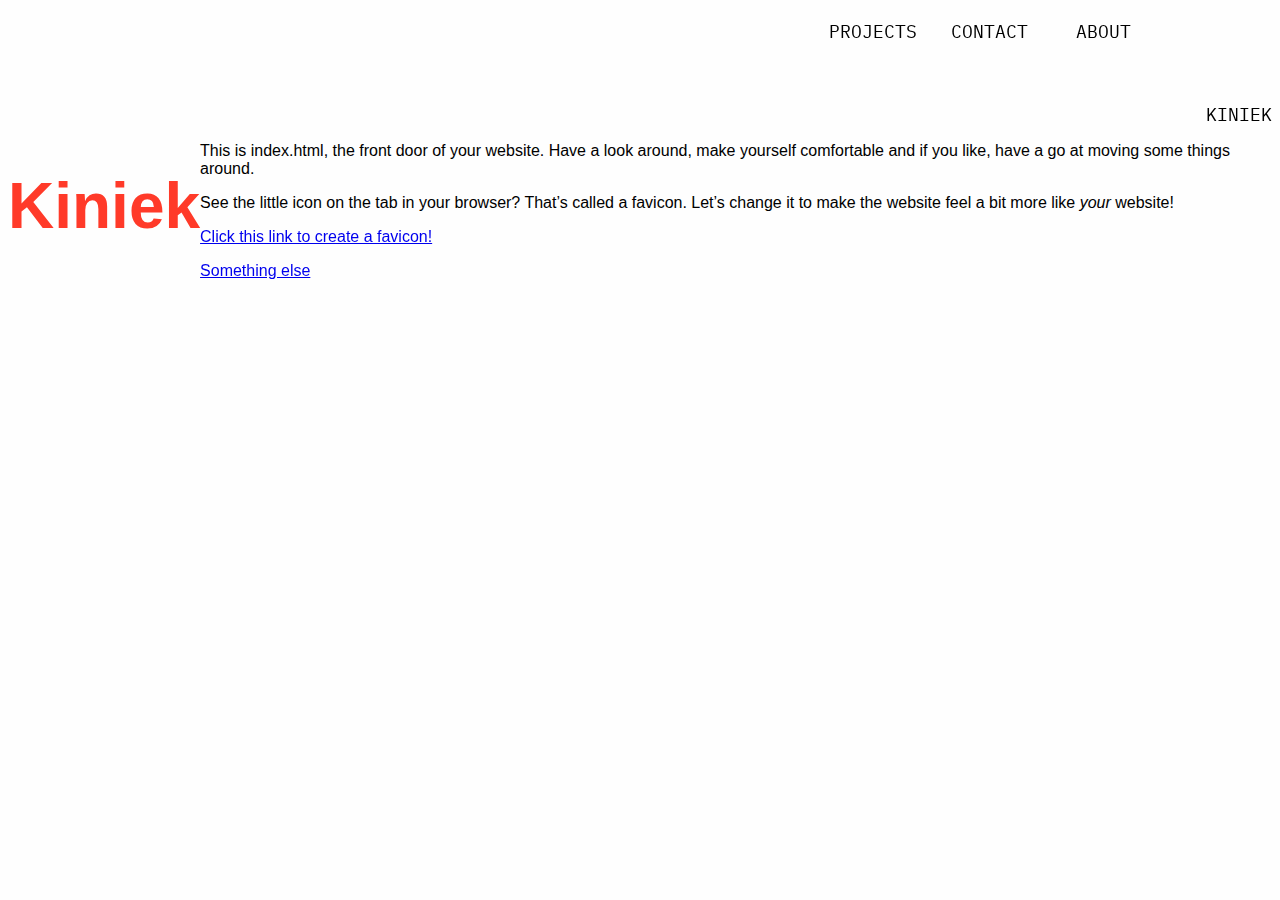
<file: index.html>
<!DOCTYPE html>
<html>
<head>
<link rel="stylesheet" href="style.css">
	<meta charset="UTF-8" />
	<title>KINIEK</title>

	<!-- this is where you link to your style sheet! If you remove this line, your page will still work but it will look a bit bare. -->
	<link rel="stylesheet" href="style.css">

	<link rel="preconnect" href="https://fonts.googleapis.com">
	<link rel="preconnect" href="https://fonts.gstatic.com" crossorigin>
	<link href="https://fonts.googleapis.com/css2?family=IBM+Plex+Mono:ital,wght@0,100;0,200;0,300;0,400;0,500;0,600;0,700;1,100;1,200;1,300;1,400;1,500;1,600;1,700&family=IBM+Plex+Sans:ital,wght@0,100..700;1,100..700&family=Rock+Salt&display=swap" rel="stylesheet">

	<!-- Your favicon is linked here! -->
	<link rel="icon" type="image/png" href="favicon-32x32.png"/>
</head>
<body>

	<div class="navigation-bar">
		<div class="index"><a href="./index.html">KINIEK</a></div>
		<div class="empty"></div>
		<div class="projects"><a href="./projects.html">PROJECTS</a></div>
		<div class="contact"><a href="mailto:kiniek.contact@gmail.com">CONTACT</a></div>
		<div class="about"><a href="./about.html">ABOUT</a></div>
	</div>

	<h1>Kiniek</h1>
	<p class="first_paragraph">This is index.html, the front door of your website. Have a look around, make yourself comfortable and if you like, have a go at moving some things around.</p1>
	<p>See the little icon on the tab in your browser? That’s called a favicon. Let’s change it to make the website feel a bit more like <i>your</i> website!</p>
	<p><a href="https://favicon.io/" target="_blank" rel="noopener noreferrer">Click this link to create a favicon!</a></p>
	<p>
		<a href="https://www.instagram.com/kiniek.visuals/">Something else</a>
	</p>
</body>
</html>
</file>
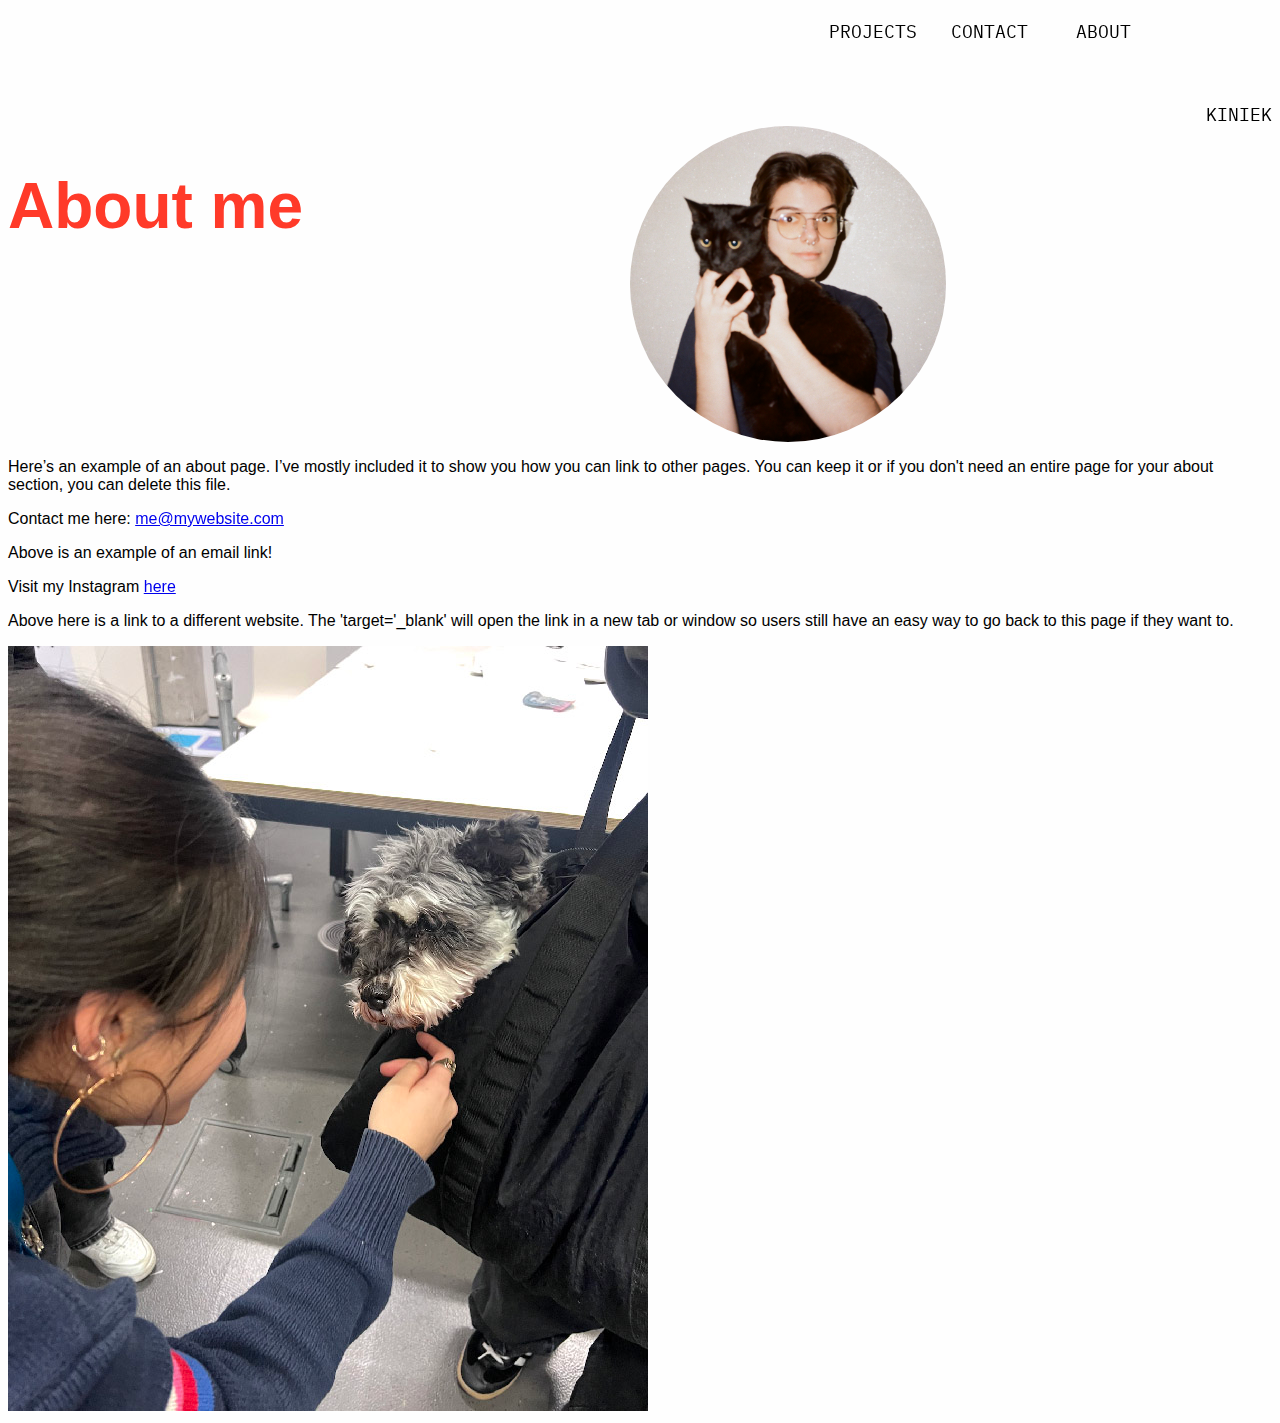
<file: about.html>
<!DOCTYPE html>
<html>
<head>
	<meta charset="UTF-8" />
	<title>About me</title>
	<link rel="stylesheet" href="style.css">

	<link rel="preconnect" href="https://fonts.googleapis.com">
	<link rel="preconnect" href="https://fonts.gstatic.com" crossorigin>
	<link href="https://fonts.googleapis.com/css2?family=IBM+Plex+Mono:ital,wght@0,100;0,200;0,300;0,400;0,500;0,600;0,700;1,100;1,200;1,300;1,400;1,500;1,600;1,700&family=IBM+Plex+Sans:ital,wght@0,100..700;1,100..700&family=Rock+Salt&display=swap" rel="stylesheet">

</head>
<body>

	<div class="navigation-bar">
		<div class="index"><a href="./index.html">KINIEK</a></div>
		<div class="empty"></div>
		<div class="projects"><a href="./projects.html">PROJECTS</a></div>
		<div class="contact"><a href="mailto:kiniek.contact@gmail.com">CONTACT</a></div>
		<div class="about"><a href="./about.html">ABOUT</a></div>
	</div>

	<h1>About me</h1>
	<img src="assets/me.webp" alt="Picture of Kiniek and his cat">
	<p>Here’s an example of an about page. I’ve mostly included it to show you how you can link to other pages. You can keep it or if you don't need an entire page for your about section, you can delete this file.</p>
	<p>Contact me here: <a href="mailto:me@mywebsite.com">me@mywebsite.com</a></p>
	<p>Above is an example of an email link!</p>
	<p>Visit my Instagram <a href="https://instagram.com/rifke.world" target='_blank'>here</a></p>
	<p>Above here is a link to a different website. The 'target='_blank' will open the link in a new tab or window so users still have an easy way to go back to this page if they want to.</p>
	<img src="./assets/toto-and-maria.jpg" alt="Toto and Maria" />
</body>
</html>
</file>
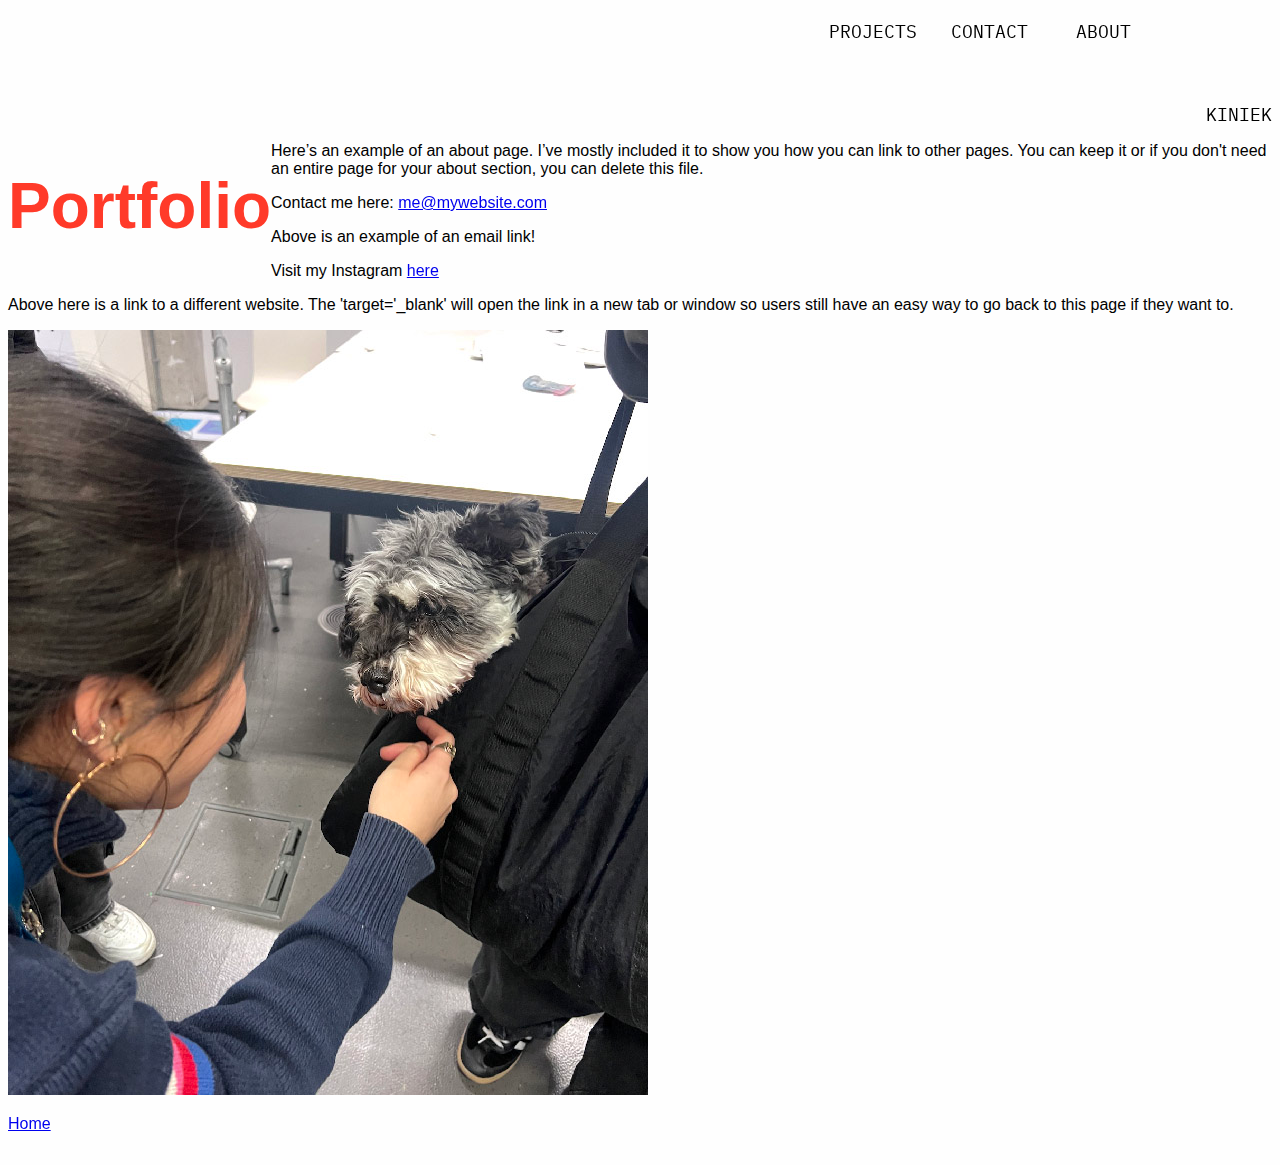
<file: portfolio.html>
<!DOCTYPE html>
<html>
<head>
	<meta charset="UTF-8" />
	<title>Portfolio</title>
    <link rel="stylesheet" href="style.css">
	
	<link rel="preconnect" href="https://fonts.googleapis.com">
	<link rel="preconnect" href="https://fonts.gstatic.com" crossorigin>
	<link href="https://fonts.googleapis.com/css2?family=IBM+Plex+Mono:ital,wght@0,100;0,200;0,300;0,400;0,500;0,600;0,700;1,100;1,200;1,300;1,400;1,500;1,600;1,700&family=IBM+Plex+Sans:ital,wght@0,100..700;1,100..700&family=Rock+Salt&display=swap" rel="stylesheet">

</head>
<body>

	<div class="navigation-bar">
		<div class="index"><a href="./index.html">KINIEK</a></div>
		<div class="empty"></div>
		<div class="projects"><a href="./projects.html">PROJECTS</a></div>
		<div class="contact"><a href="mailto:kiniek.contact@gmail.com">CONTACT</a></div>
		<div class="about"><a href="./about.html">ABOUT</a></div>
	</div>

	<h1>Portfolio</h1>
	<p>Here’s an example of an about page. I’ve mostly included it to show you how you can link to other pages. You can keep it or if you don't need an entire page for your about section, you can delete this file.</p>
	<p>Contact me here: <a href="mailto:me@mywebsite.com">me@mywebsite.com</a></p>
	<p>Above is an example of an email link!</p>
	<p>Visit my Instagram <a href="https://instagram.com/rifke.world" target='_blank'>here</a></p>
	<p>Above here is a link to a different website. The 'target='_blank' will open the link in a new tab or window so users still have an easy way to go back to this page if they want to.</p>
	<img src="./assets/toto-and-maria.jpg" alt="Toto and Maria" />
	<p>
		<a href="index.html">Home</a>
	</p>
</body>
</html>
</file>
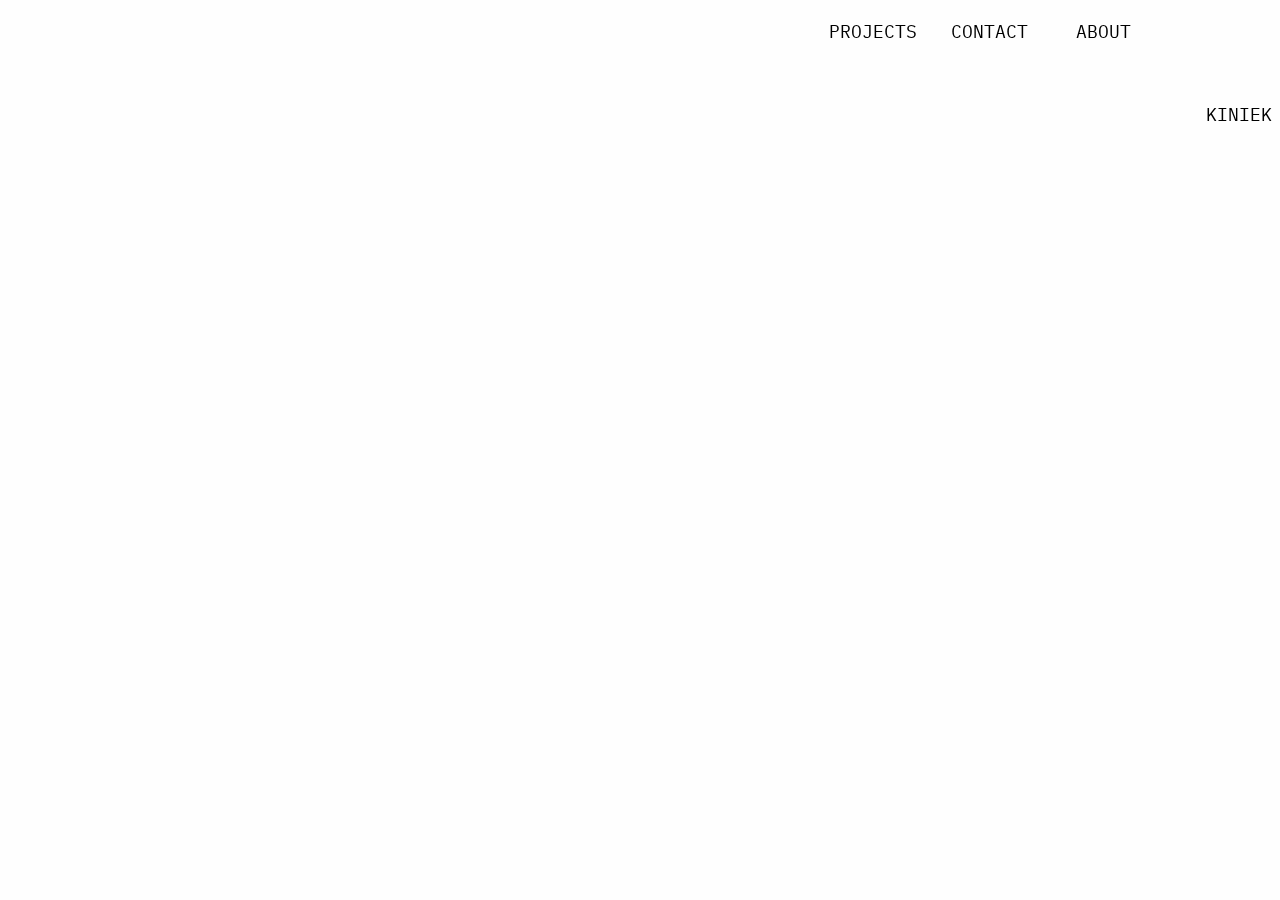
<file: projects.html>
<!DOCTYPE html>
<html>
<head>
	<meta charset="UTF-8" />
	<title>Portfolio</title>
    <link rel="stylesheet" href="style.css">
	
	<link rel="preconnect" href="https://fonts.googleapis.com">
	<link rel="preconnect" href="https://fonts.gstatic.com" crossorigin>
	<link href="https://fonts.googleapis.com/css2?family=IBM+Plex+Mono:ital,wght@0,100;0,200;0,300;0,400;0,500;0,600;0,700;1,100;1,200;1,300;1,400;1,500;1,600;1,700&family=IBM+Plex+Sans:ital,wght@0,100..700;1,100..700&family=Rock+Salt&display=swap" rel="stylesheet">

</head>
<body>

	<div class="navigation-bar">
		<div class="index"><a href="./index.html">KINIEK</a></div>
		<div class="empty"></div>
		<div class="projects"><a href="./projects.html">PROJECTS</a></div>
		<div class="contact"><a href="mailto:kiniek.contact@gmail.com">CONTACT</a></div>
		<div class="about"><a href="./about.html">ABOUT</a></div>
	</div>
		
</body>
 </html>
</file>
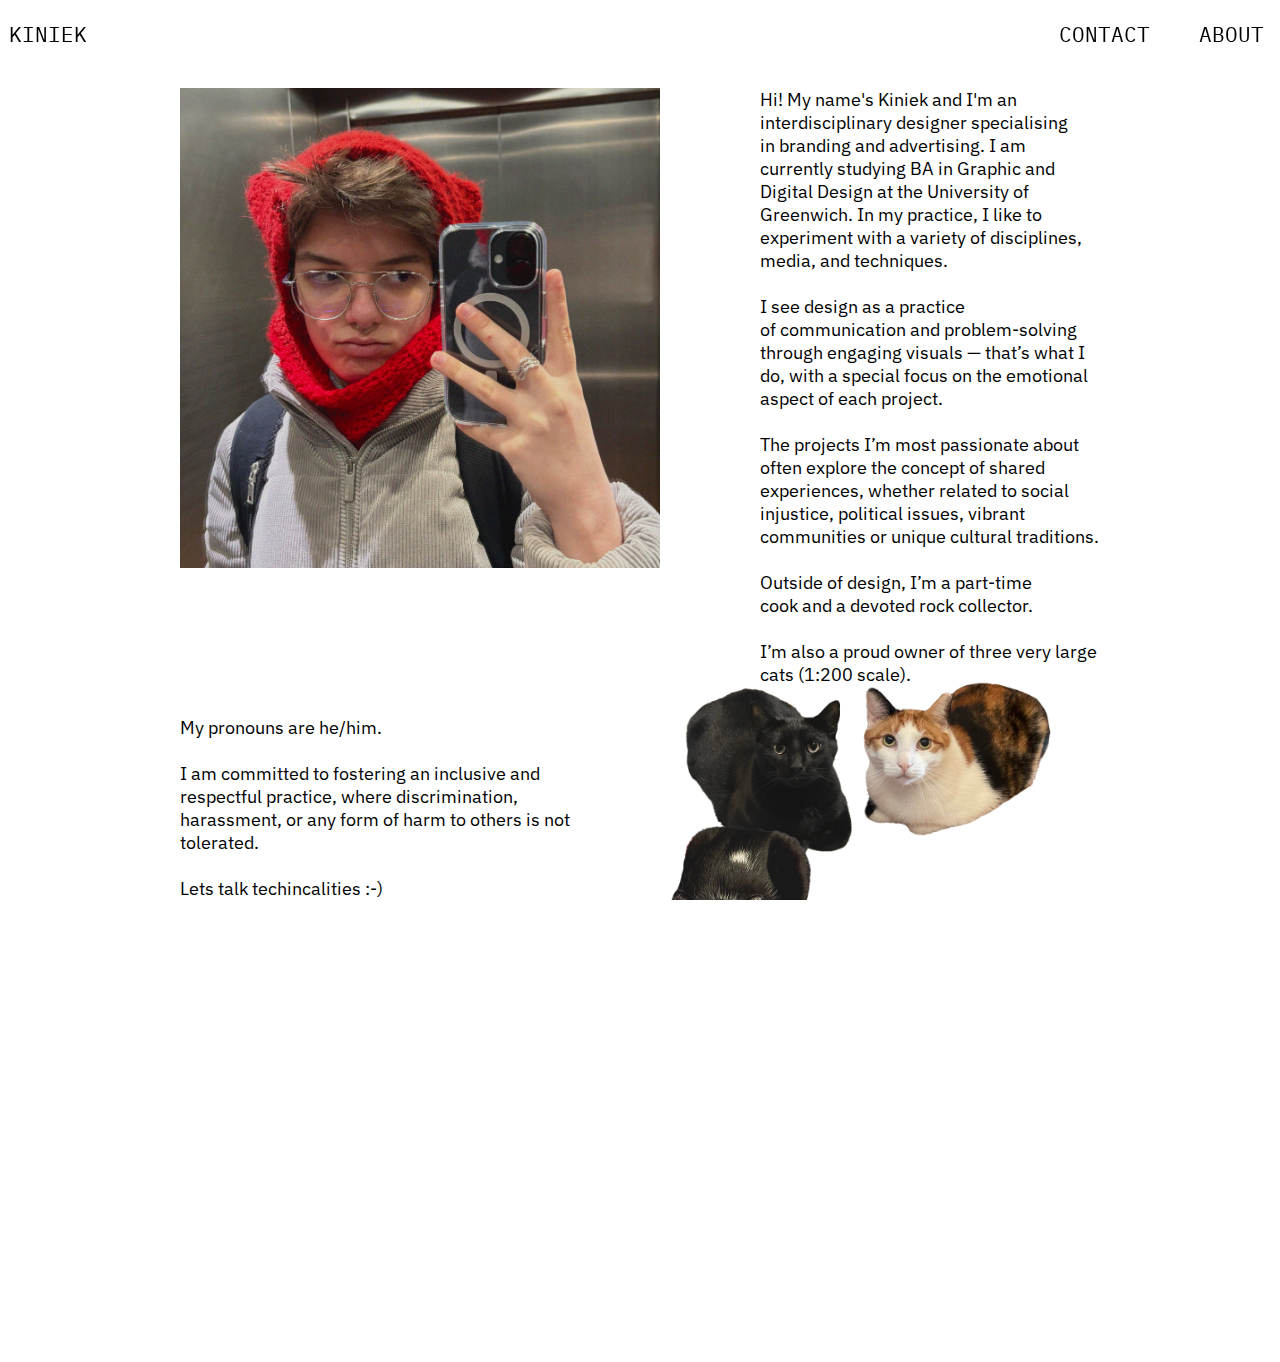
<file: My Website-20250213 copy/about.html>
<!DOCTYPE html>
<html>
<head>
	<meta charset="UTF-8" />
	<title>About me</title>
	<link rel="stylesheet" href="style.css">

	<link rel="preconnect" href="https://fonts.googleapis.com">
	<link rel="preconnect" href="https://fonts.gstatic.com" crossorigin>
	<link href="https://fonts.googleapis.com/css2?family=IBM+Plex+Mono:ital,wght@0,100;0,200;0,300;0,400;0,500;0,600;0,700;1,100;1,200;1,300;1,400;1,500;1,600;1,700&family=IBM+Plex+Sans:ital,wght@0,100..700;1,100..700&family=Rock+Salt&display=swap" rel="stylesheet">

	<link rel="apple-touch-icon" sizes="57x57" href="/apple-icon-57x57.png">
<link rel="apple-touch-icon" sizes="60x60" href="/apple-icon-60x60.png">
<link rel="apple-touch-icon" sizes="72x72" href="/apple-icon-72x72.png">
<link rel="apple-touch-icon" sizes="76x76" href="/apple-icon-76x76.png">
<link rel="apple-touch-icon" sizes="114x114" href="/apple-icon-114x114.png">
<link rel="apple-touch-icon" sizes="120x120" href="/apple-icon-120x120.png">
<link rel="apple-touch-icon" sizes="144x144" href="/apple-icon-144x144.png">
<link rel="apple-touch-icon" sizes="152x152" href="/apple-icon-152x152.png">
<link rel="apple-touch-icon" sizes="180x180" href="/apple-icon-180x180.png">
<link rel="icon" type="image/png" sizes="192x192"  href="/android-icon-192x192.png">
<link rel="icon" type="image/png" sizes="32x32" href="/favicon-32x32.png">
<link rel="icon" type="image/png" sizes="96x96" href="/favicon-96x96.png">
<link rel="icon" type="image/png" sizes="16x16" href="/favicon-16x16.png">
<link rel="manifest" href="/manifest.json">
<meta name="msapplication-TileColor" content="#ffffff">
<meta name="msapplication-TileImage" content="/ms-icon-144x144.png">
<meta name="theme-color" content="#ffffff">
</head>
<body>

	<div class="navigation-bar">
		<div class="index"><a href="./index.html">KINIEK</a></div>
		<div class="empty"></div>
		<div class="contact"><a href="mailto:kiniek.contact@gmail.com">CONTACT</a></div>
		<div class="about"><a href="./about.html">ABOUT</a></div>
	</div>

	<div class="content">
		<div class="about-1">
			<div class="about-1-left">
				<img src="assets/IMG_0112.jpg" alt="A picture of Kiniek and his cat">
			</div>
			<div class="about-1-right">
				<p>Hi! My name's Kiniek and I'm an interdisciplinary designer specialising in branding and advertising. I am currently studying BA in Graphic and Digital Design at the University of Greenwich. In my practice, I like to experiment with a variety of disciplines, media, and techniques.</p>
				<br>
				<p>I see design as a practice of communication and problem-solving through engaging visuals — that’s what I do, with a special focus on the emotional aspect of each project.</p>
				<br>
				<p>The projects I’m most passionate about often explore the concept of shared experiences, whether related to social injustice, political issues, vibrant communities or unique cultural traditions.</p>
				<br>
				<p>Outside of design, I’m a part-time cook and a devoted rock collector.</p>
				<br>
				<p>I’m also a proud owner of three very large cats (1:200 scale).</p>
			</div>
		</div>

		<div class="about-2">
			<div class="about-2-left">
				<p>My pronouns are he/him.</p>
				<Br>
				<p>I am committed to fostering an inclusive and respectful practice, where discrimination, harassment, or any form of harm to others is not tolerated.</p>
				<br>
				<p>Lets talk techincalities :-)</p>
				<p>I’m a native Polish speaker, fluent in English, and a beginner in German. I currently live and work in London, UK. I also spend a lot of time in Poland. I am open to work internationally and travel when needed.</p>
			</div>
			<div class="about-2-right">
				<img id="clickable-image1" src="assets/babonek1.png" alt="Clickable Image"> 
					<audio id="click-sound">
					<source src="assets/bbc_toys---toy_07036129.mp3" type="audio/mpeg">
					</audio>
					<script src="script-babonek.js"></script>

				<img id="clickable-image3" src="assets/rudzik1.png" alt="Clickable Image"> 
					<audio id="click-sound">
					<source src="assets/bbc_toys---toy_07036129.mp3" type="audio/mpeg">
					</audio>
					<script src="script-rudzik.js"></script>

				<img id="clickable-image2" src="assets/mao1.png" alt="Clickable Image"> 
					<audio id="click-sound">
					<source src="assets/bbc_toys---toy_07036129.mp3" type="audio/mpeg">
					</audio>
					<script src="script-mao.js"></script>
			</div>
		</div>

		<div class="about-3">
			<div class="about-3-left">
			</div>
			<div class="about-3-right">
				<p>Building strong connections with the people I work with is incredibly important to me — it helps me approach projects with a deeper understanding and creativity. It also makes working together a lot more fun :) </p>
				<br>
				<p>Sounds good?
				Let’s create something together!</p>
			</div>
		</div>
	</div>

	<div class="contact-info">
		<div class="call">
			<h1><a href="tel:+447717554146">Call me</a></h1>
			<p>UK +44 7717554146</p>
			<p>PL +48 731 397 9888</p>
			<br>
			<br>
		</div>
		<div class="email">
			<h1><a href="mailto:kiniek.contact@gmail.com">Send me an email</a></h1>
			<p>kiniek.contact@gmail.com</p>
			<br>
			<br>
		</div>
		<div class="dm">
			<h1><a href=https://www.instagram.com/kiniek.visuals?utm_source=ig_web_button_share_sheet&igsh=ZDNlZDc0MzIxNw==>DM me</a></h1>
			<p>IG: @Kiniek.visuals</p>
			<br>
			<br>
		</div>
	</div>
</body>
</html>
</file>
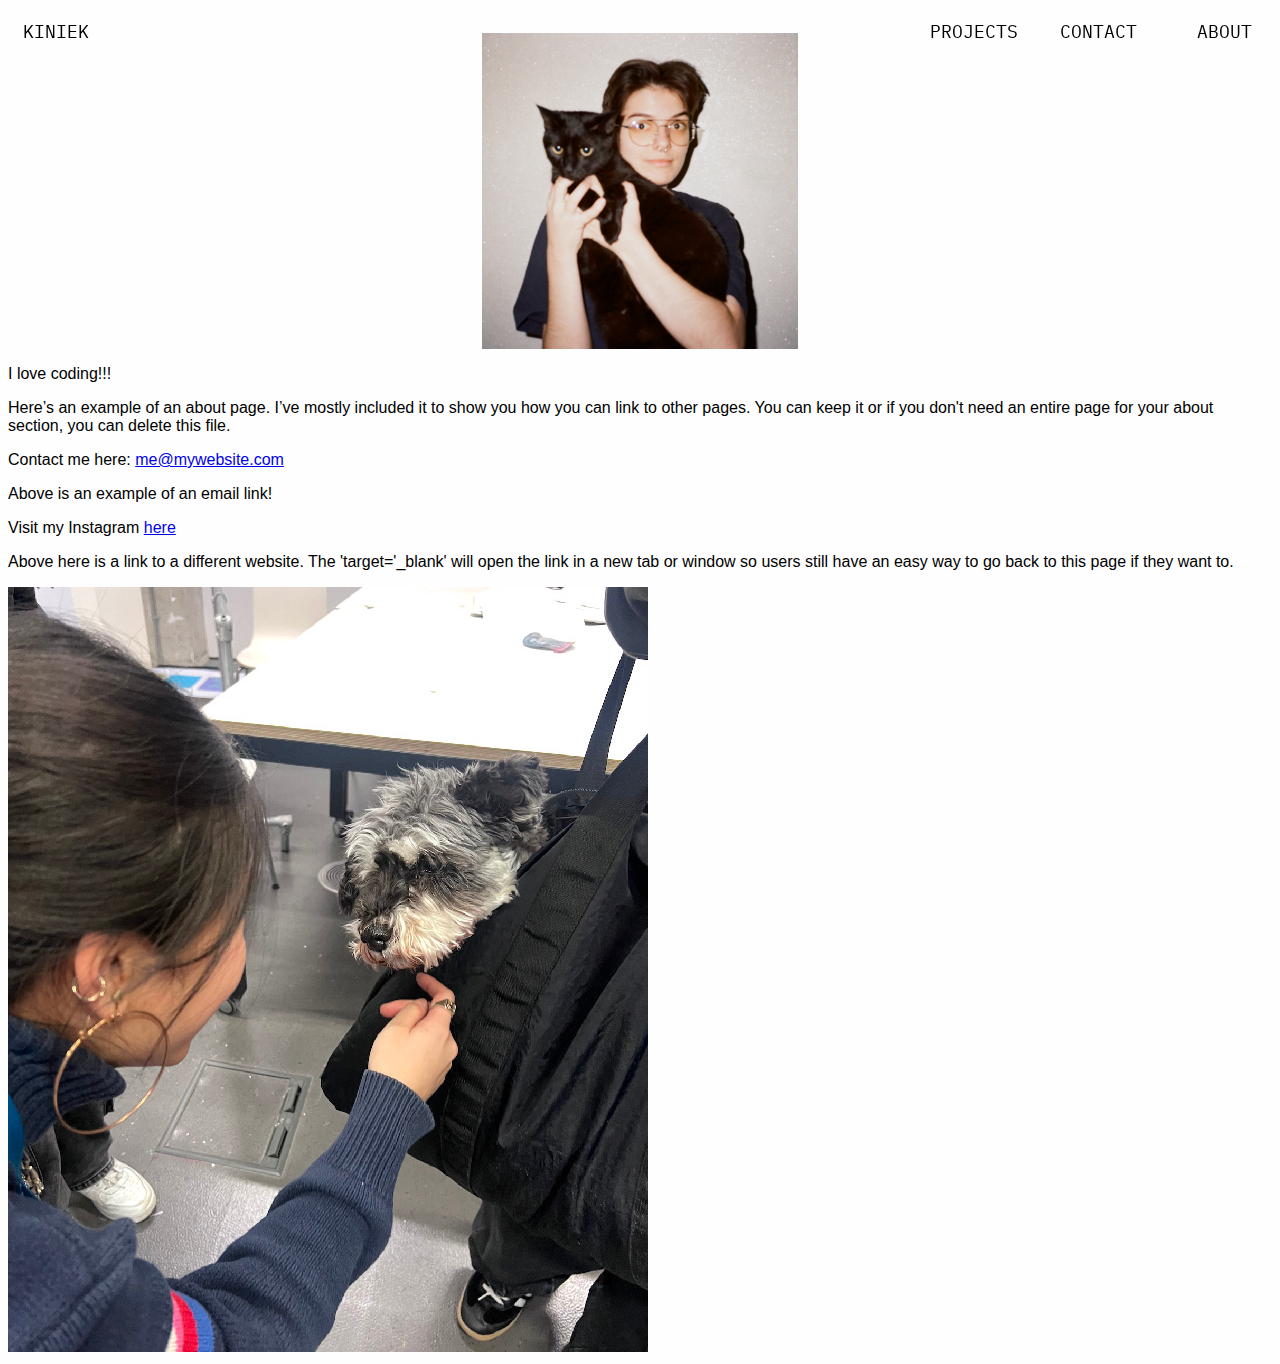
<file: My Website-20250213/about.html>
<!DOCTYPE html>
<html>
<head>
	<meta charset="UTF-8" />
	<title>About me</title>
	<link rel="stylesheet" href="style.css">

	<link rel="preconnect" href="https://fonts.googleapis.com">
	<link rel="preconnect" href="https://fonts.gstatic.com" crossorigin>
	<link href="https://fonts.googleapis.com/css2?family=IBM+Plex+Mono:ital,wght@0,100;0,200;0,300;0,400;0,500;0,600;0,700;1,100;1,200;1,300;1,400;1,500;1,600;1,700&family=IBM+Plex+Sans:ital,wght@0,100..700;1,100..700&family=Rock+Salt&display=swap" rel="stylesheet">

</head>
<body>

	<div class="navigation-bar">
		<div class="index"><a href="./index.html">KINIEK</a></div>
		<div class="empty"></div>
		<div class="projects"><a href="./projects.html">PROJECTS</a></div>
		<div class="contact"><a href="mailto:kiniek.contact@gmail.com">CONTACT</a></div>
		<div class="about"><a href="./about.html">ABOUT</a></div>
	</div>

	<div class="about-1">
		<img src="assets/me.webp" alt="Picture of Kiniek and his cat">
		<p>I love coding!!!</p>
	</div>

	
	<p>Here’s an example of an about page. I’ve mostly included it to show you how you can link to other pages. You can keep it or if you don't need an entire page for your about section, you can delete this file.</p>
	<p>Contact me here: <a href="mailto:me@mywebsite.com">me@mywebsite.com</a></p>
	<p>Above is an example of an email link!</p>
	<p>Visit my Instagram <a href="https://instagram.com/rifke.world" target='_blank'>here</a></p>
	<p>Above here is a link to a different website. The 'target='_blank' will open the link in a new tab or window so users still have an easy way to go back to this page if they want to.</p>
	<img src="./assets/toto-and-maria.jpg" alt="Toto and Maria" />
</body>
</html>
</file>
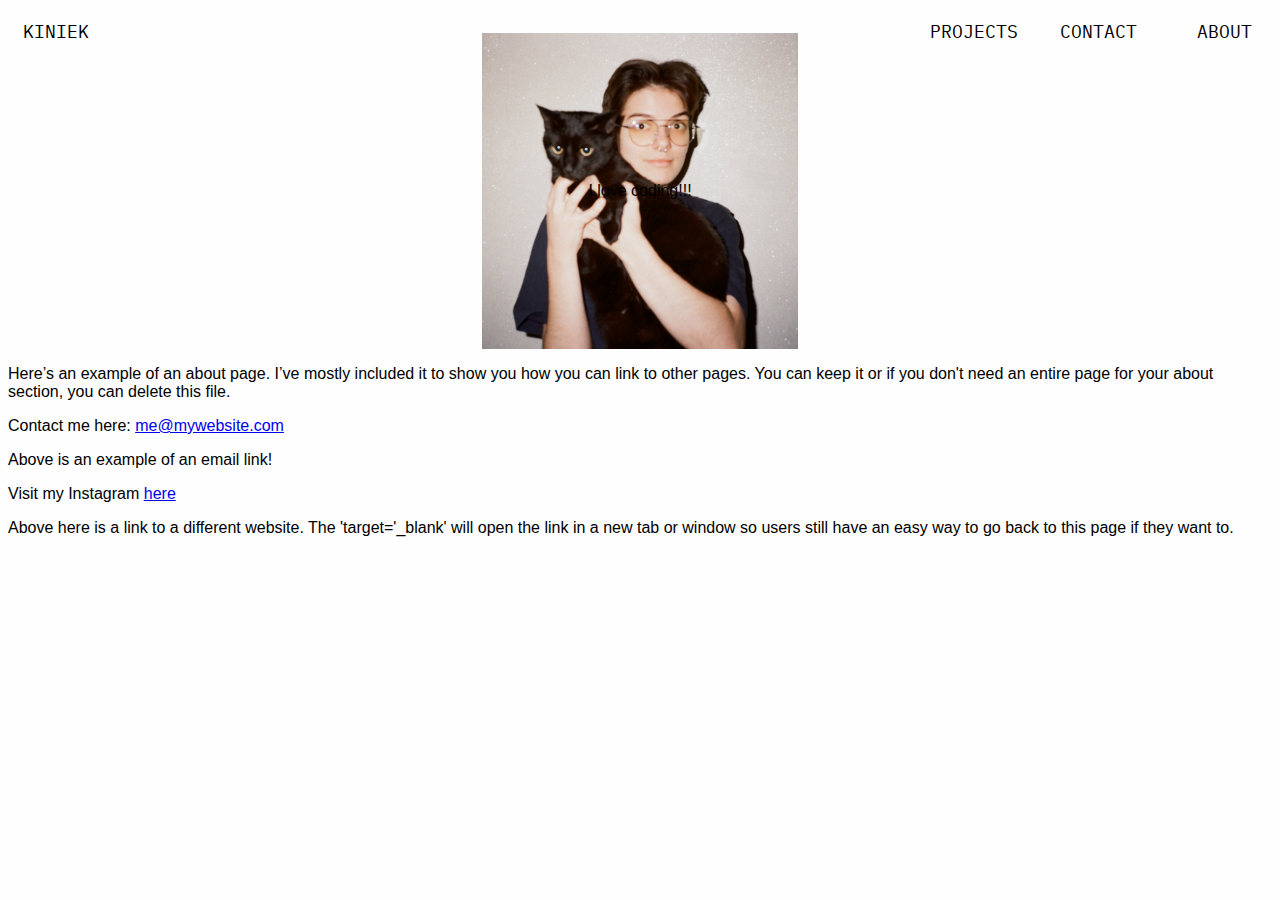
<file: My Website-20250213/about1.html>
<!DOCTYPE html>
<html>
<head>
	<meta charset="UTF-8" />
	<title>About me</title>
	<link rel="stylesheet" href="style.css">

	<link rel="preconnect" href="https://fonts.googleapis.com">
	<link rel="preconnect" href="https://fonts.gstatic.com" crossorigin>
	<link href="https://fonts.googleapis.com/css2?family=IBM+Plex+Mono:ital,wght@0,100;0,200;0,300;0,400;0,500;0,600;0,700;1,100;1,200;1,300;1,400;1,500;1,600;1,700&family=IBM+Plex+Sans:ital,wght@0,100..700;1,100..700&family=Rock+Salt&display=swap" rel="stylesheet">

</head>
<body>

	<div class="navigation-bar">
		<div class="index"><a href="./index.html">KINIEK</a></div>
		<div class="empty"></div>
		<div class="projects"><a href="./projects.html">PROJECTS</a></div>
		<div class="contact"><a href="mailto:kiniek.contact@gmail.com">CONTACT</a></div>
		<div class="about"><a href="./about.html">ABOUT</a></div>
	</div>


	<div class="overlapping-text-and-image-container">
        <img src="assets/me.webp" alt="Picture of Kiniek and his cat">
        <p>I love coding!!!</p>
    </div>


	<p>Here’s an example of an about page. I’ve mostly included it to show you how you can link to other pages. You can keep it or if you don't need an entire page for your about section, you can delete this file.</p>
	<p>Contact me here: <a href="mailto:me@mywebsite.com">me@mywebsite.com</a></p>
	<p>Above is an example of an email link!</p>
	<p>Visit my Instagram <a href="https://instagram.com/rifke.world" target='_blank'>here</a></p>
	<p>Above here is a link to a different website. The 'target='_blank' will open the link in a new tab or window so users still have an easy way to go back to this page if they want to.</p>
</body>
</html>
</file>
<file: style.css>
/*navigation bar*/
.navigation-bar {
    display: grid;
    grid-template-areas:
    "index empty projects contact about";
    grid-template-columns: 1fr 8fr 1fr 1fr 1fr;
    margin-top: 20px;
    margin-left: 0px;
    margin-right: 0px;
    gap: 30px;
    position: sticky;
    top: 20px;
}

.navigation-bar a {
    text-decoration: none !important; /* Removes underline */
    color: black; /* Ensures default color */
    transition: color 0.3s ease;
}

  .navigation-bar > div {
    display: flex;
    align-items: center;
    justify-content: center;
    font-size: 18px;
    font-family: 'IBM Plex Mono';
    font-weight: medium;
}
  .navigation-bar > div.index {
    grid-area: homepage;
    text-align: center;
  }
  .navigation-bar > div.projects {
    grid-area: projects;
    text-align: center;
    
  }
  .navigation-bar > div.contact {
    grid-area: contact;
    text-align: center;
  }
  .navigation-bar > div.about {
    grid-area: about;
    text-align: center;
  }

/* Hover and visited styles */
.navigation-bar a:hover {
    color: #007bff;
}

.navigation-bar a:visited {
    color: black;
}
body{
    font-family: 'Figtree', 'Arial', 'Helvetica', sans-serif;
    background-color: #fefefe;
    color: #000;
}

h1{
    color:rgb(255, 58, 41); 
    font-size: 4em;
    float:left
}

img[src="assets/me.webp"] {
    display: block;
    margin: 0 auto;
    border-radius: 50%;
    width: 25%;
    height: auto;
}

a {
    display: inline-block;
    position: relative;
    z-index: 1;
    padding: 2em;
    margin: -2em;
  }
</file>
<file: My Website-20250213 copy/style.css>
/*hide scrollbar*/
::-webkit-scrollbar {
    display: none;
}
/*changes cursor*/
a {
    cursor: pointer;
}

html {
    scrollbar-width: none;
}

body {
    -ms-overflow-style: none;
}

/*navigation bar*/ 
.navigation-bar {
    display: grid;
    grid-template-areas:
    "index empty projects contact about";
    grid-template-columns: 1fr 8fr 1fr 1fr 1fr;
    margin-top: 0px;
    margin-left: 0px;
    margin-right: 0px;
    gap: 30px;
    position: sticky;
    top: 20px;
    z-index: 10;
}
.navigation-bar a {
    text-decoration: none !important;
    color: black;
    transition: color 0.3s ease;
}
    .navigation-bar > div {
    display: flex;
    align-items: center;
    justify-content: center;
    font-size: 21px;
    font-family: 'IBM Plex Mono';
    font-weight: medium;
}
  .navigation-bar > div.index {
    grid-area: index;
    text-align: center; 
  }
  .navigation-bar > div.empty {
    grid-area: empty;
    text-align: center; 
  }
  .navigation-bar > div.projects {
    grid-area: projects;
    text-align: center;
    
  }
  .navigation-bar > div.contact {
    grid-area: contact;
    text-align: center;
  }
  .navigation-bar > div.about {
    grid-area: about;
    text-align: center;
  }
.navigation-bar a:hover {
    color: #007bff;
}

@media (max-width: 500px) {
    .navigation-bar, div.about, div.contact, div.index, div.projects  {
        grid-template-areas: 
        "index projects contact about";
        grid-template-columns: 1fr 1fr 1fr 1fr; /* Reduce middle space */
        gap: 10px; /* Decrease space between items */
        font-size: 16px;
        margin-top: 10px;
    }
   
}


/*ABOUT*/
.about-1, .about-2, .about-3 {
    display: grid;
    grid-template-areas: 
    "left1 right1"
    "left2 right2"
    "left3 right3";
    grid-template-columns: 1fr 1fr;
    margin-left: 180px;
    margin-right: 180px;
    column-gap: 100px;
    row-gap: 10px;
}
.about-1{
margin-top: 60px;
}

.about-1 > .about-1-left{
grid-area: left1;
img {
    width: 480px;
    height: 480px;
    float: left;
    margin-left: 0px;
}
}
.about-1 > .about-1-right{
    grid-area: right1;
    }
.about-2 > .about-2-left{
     grid-area: left2;
     margin-right: 20px;

     }
.about-2 > .about-2-right{
    grid-area: right2;
    margin-right: -90px;
    margin-left: -20px;
    img {
        width: 200px;
        height: auto;
        margin-left: -10px;
        margin-top: -50px;
        margin-right: 0px;  
        cursor: pointer;
    }
    }
.about-3 > .about-3-left{
    grid-area: left3;
    }
.about-3 > .about-3-right{
    grid-area: right3;
    margin-top: -120px;
    }

.contact-info{
    display: grid;
    grid-template-areas: 
    "call email dm";
    grid-template-columns: 1fr 1fr 1fr;
    margin-top: 30px;
    margin-left: 180px;
    margin-right: 180px;
    gap: 0px;
    place-items: center;
    
}
.contact-info > .call{
    grid-area: call;
    text-align: center;
    a{
    text-decoration: none !important;
    color: black;
    }
}
.contact-info > .email{
    grid-area: email;
    text-align: center;
    a{
        text-decoration: none !important;
        color: black;
        }
}
.contact-info > .dm{
    grid-area: dm;
    text-align: center;
    a{
        text-decoration: none !important;
        color: black;}
}

p {
    font-family: 'IBM Plex sans';
    font-weight: normal;
    font-size: 18px;
    color: #000;
}

h1{
    font-family: 'Rock Salt';
    font-weight: normal;
    font-size: 35px;
}

h2 {
    font-family: 'Rock Salt';
    font-weight: normal;
    font-size: 60px;

   
}

h3 {
    font-family: 'IBM Plex Mono';
    font-weight:normal;
    font-size: 18px;

    position: relative;
    top: 55%;
    left: 100%;

    transform: translate(-50%, -50%);
    margin: 0;
}


/*Project pages*/

/* Ensure html and body fill the entire screen */
html, body {
    height: 100%;
    width: 100%;
    overflow-x: hidden;
    overflow-y: auto;
}

/* Remove default margin and padding */
* {
    margin: 0;
    padding: 0;
    box-sizing: border-box;
}

/* Video container now part of page layout, not absolute */
.video-container {
    width: 100%;
    height: 100vh; /* Full viewport height */
    overflow: hidden; /* Prevents overflow of video */
    position: relative; /* Keeps it in the flow of the page */
    margin-top: -30px;
}

.video-container video {
    width: 100%;
    height: 100%;
    object-fit: cover; /* Ensure it covers the whole area */
}

/* Scroll indicator */
.scroll-down {
    position: absolute;
    bottom: 10px;
    left: 90%;
    color: rgb(255, 255, 255);
    font-size: 5rem;
    animation: bounce 1.5s infinite;
}
/* Bouncing effect for scroll indicator */
@keyframes bounce {
    0%, 100% { transform: translateY(0); }
    50% { transform: translateY(10px); }
}

.content-section {
    background-color: #ffffff;
    padding: 40px;
    margin-left: 180px;
    margin-right: 180px;
}

.project-text {
    display: grid;
    grid-template-areas: "text-left text-right";
    grid-template-columns: 1fr 1fr;
    gap: 30px;
    place-items: center;
}

.project-text > .ptext-left{ 
grid-area: text-left;
text-align: left;
float: left;
margin-top: -20px;
word-spacing: 10%;
line-height: 1.6;
margin-left: 0px;

}

.project-text > .ptext-right{ 
    grid-area: text-right;
    text-align: left;
    margin-top: -20px;
    a{
        text-decoration: none !important;
        font-family: 'IBM Plex sans';
    font-weight: normal;
    font-size: 18px;
        color:#F48182
    
    }
    }

.project-images-center {
    width: 250%;
    height: auto;
    margin-bottom: 20px;
    img{
    place-items: center;
    }
}

.project-images{
    display: grid;
    grid-template-areas: "img-left img-right";
    grid-template-columns: 1fr 1fr;
    place-items: center;
    margin-left: 35px;
}

.project-images> .img-left{
    grid-area: img-left;
}
.project-images> .img-left{
    grid-area: img-right;
}


.container {
    width: 90%;
    max-width: 1200px;
    margin: 40px 0;
}


/* Grid Layout */
.grid {
    display: grid;
    grid-template-columns: 1fr 1fr 2fr; /* Three equal columns */
    gap: 1px;
}

body {
    font-family: 'IBM Plex sans';
    font-weight: normal;
    font-size: 18px;
    color: #000;
}

/* Container */
.container {
    width: 100%;
    max-width: 1400px;
    margin-top: px;
    padding: 50px;
    place-items: center;
}

body {
    font-family: 'IBM Plex Sans', sans-serif;
    font-weight: normal;
    font-size: 18px;
    color: #000;
    margin: 0;
    padding: 0;
}

/* Full-width Container */
.container {
    width: 100vw; /* Full viewport width */
    max-width: 100%; /* Remove max-width restriction */
    margin: 0;
    padding: 30px 5vw; /* Responsive side padding */
}

/* Grid Layout */
.grid {
    display: grid;
    grid-template-columns: 1fr 2fr 3fr; /* Adjusted for better balance */
    width: 100%; /* Ensures it takes the full width */
    border-top: 1px solid #000;
}

/* Grid Items */
.grid-item {
    padding: 20px;
    border-bottom: 1px solid #000;
}

/* First Column (Type of Work) */
.label {
    font-weight: bold;
    white-space: nowrap;
}

/* Text Styling */
.title {
    font-weight: bold;
    font-size: 18px;
}

.year {
    font-size: 14px;
    color: #000;
}

.description {
    font-size: 14px;
    color: #000;
}

/* Responsive Fix */
@media (max-width: 768px) {
    .grid {
        grid-template-columns: 1fr; /* Stack columns for mobile */
    }
}

.project-text2{
    margin-top: -30PX;
}
</file>
<file: My Website-20250213/style.css>
/*navigation bar*/
.navigation-bar {
    display: grid;
    grid-template-areas:
    "index empty projects contact about";
    grid-template-columns: 1fr 8fr 1fr 1fr 1fr;
    margin-top: 10px;
    margin-left: 0px;
    margin-right: 0px;
    gap: 30px;
    position: sticky;
    top: 20px;
}

.navigation-bar a {
    text-decoration: none !important;
    color: black;
    transition: color 0.3s ease;
}

    .navigation-bar > div {
    display: flex;
    align-items: center;
    justify-content: center;
    font-size: 18px;
    font-family: 'IBM Plex Mono';
    font-weight: medium;
}
  .navigation-bar > div.index {
    grid-area: index;
    text-align: center; 
  }

  .navigation-bar > div.projects {
    grid-area: projects;
    text-align: center;
    
  }
  .navigation-bar > div.contact {
    grid-area: contact;
    text-align: center;
  }
  .navigation-bar > div.about {
    grid-area: about;
    text-align: center;
  }

.navigation-bar a:hover {
    color: #007bff;
}

body{
    font-family: 'Figtree', 'Arial', 'Helvetica', sans-serif;
    background-color: #fefefe;
    color: #000;
}
@layer photo {
    body {
    img[src="assets/me.webp"] {
    display: block;
    margin: 0 auto;
    border-radius: 0%;
    width: 25%;
    height: auto;
        } 
    }
}

@layer text {
}

.overlapping-text-and-image-container {
    position: relative;
 
    p {
        position: absolute;
        top: 50%;
        left: 50%;
    
        transform: translate(-50%, -50%);
        margin: 0;
    }
}
</file>
